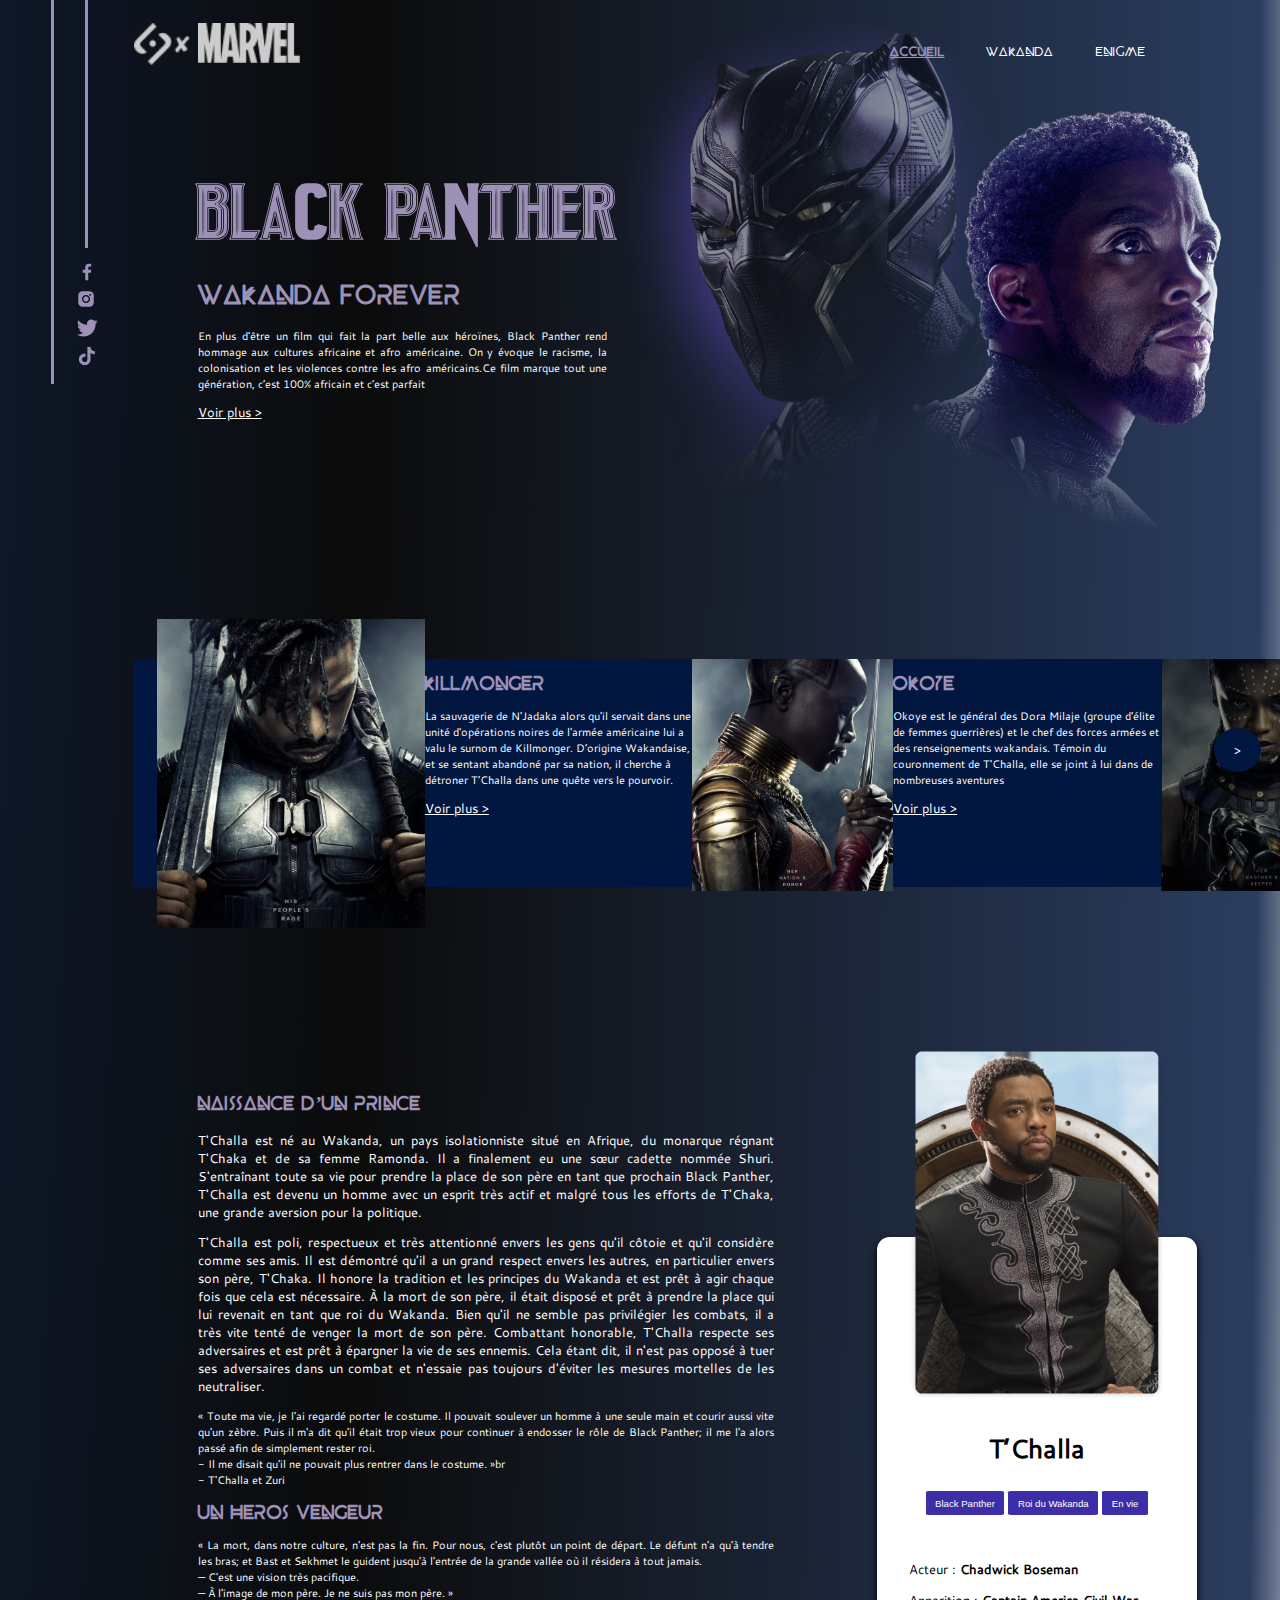
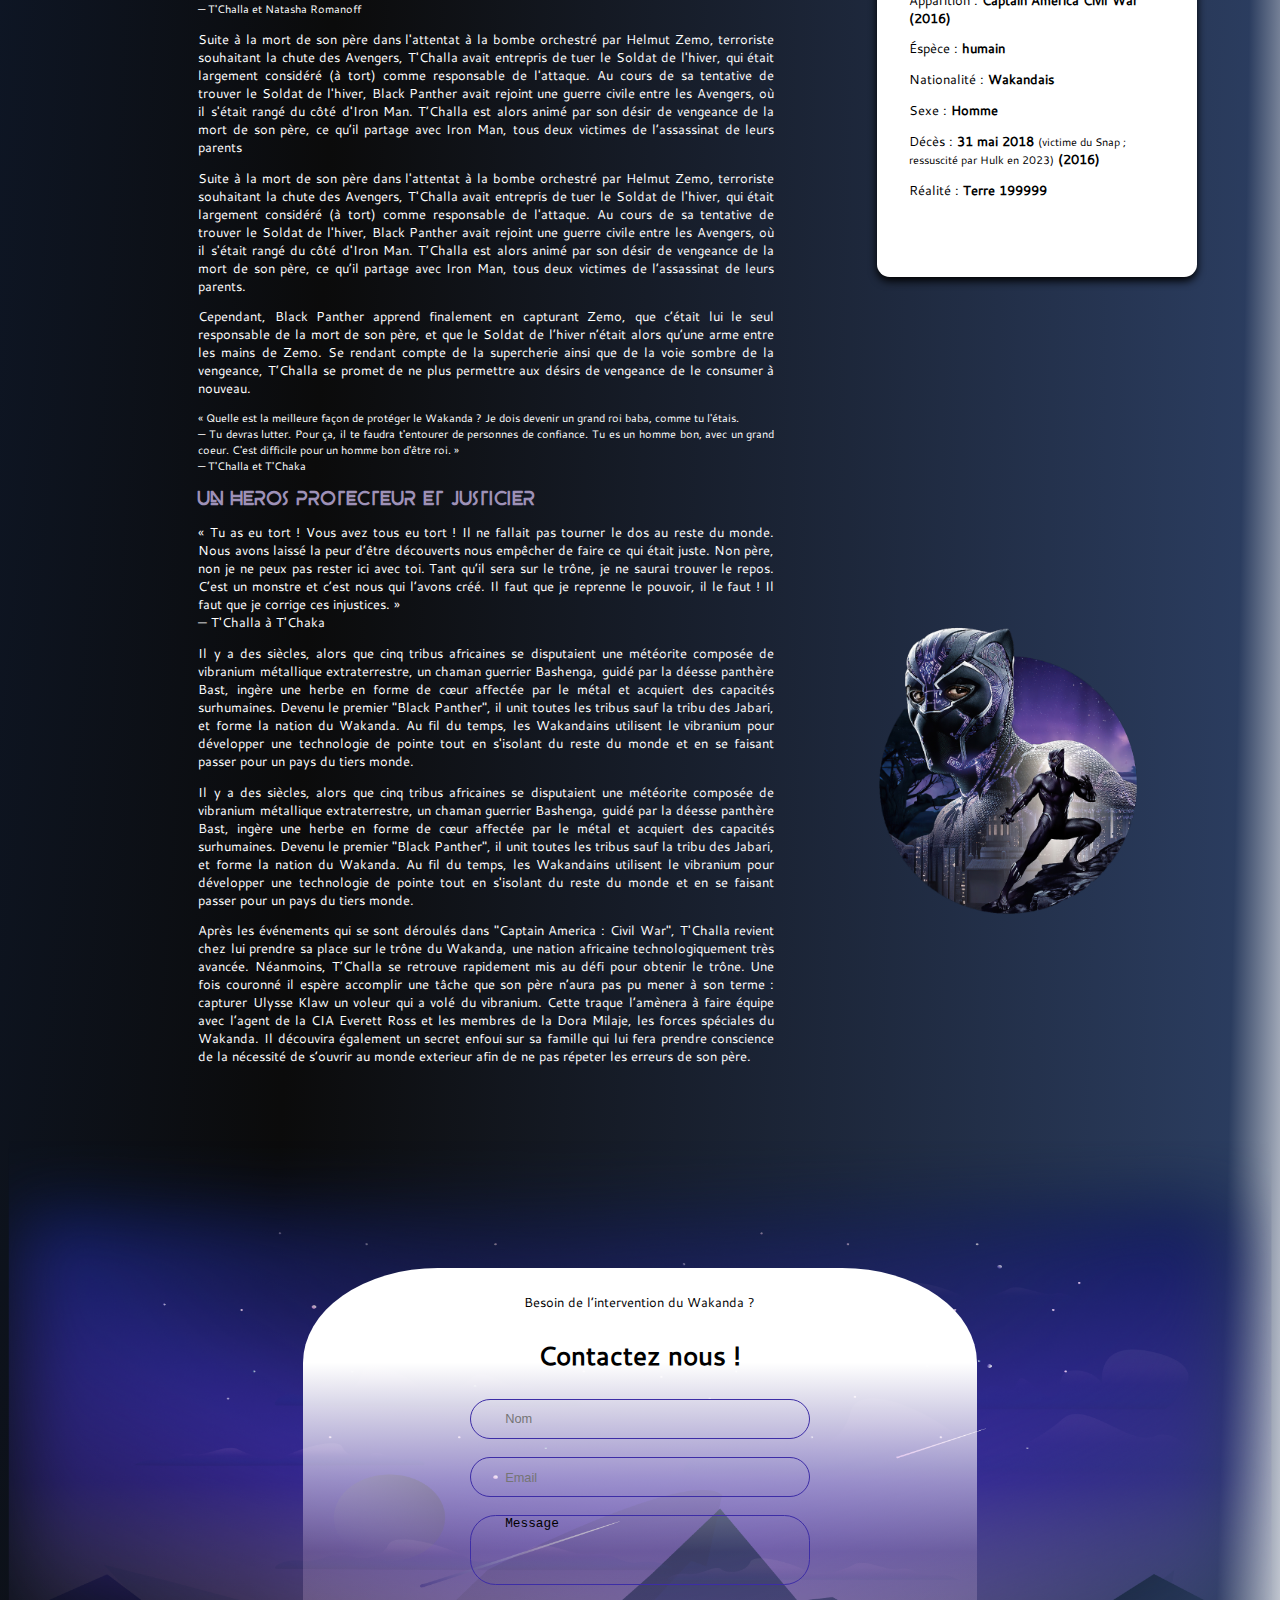
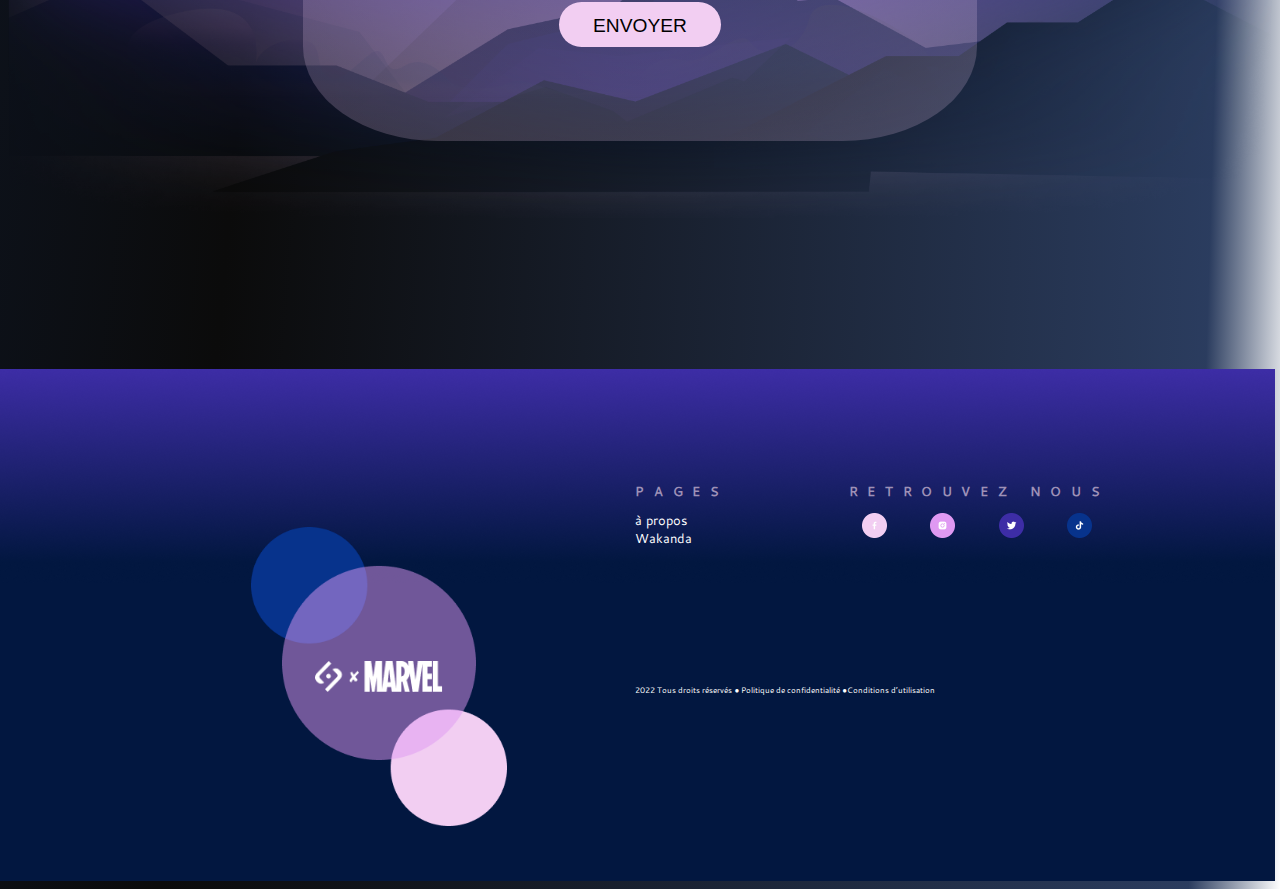
<file: Assets/index.html>
<!DOCTYPE html>
<html lang="en">
<head>
    <meta charset="UTF-8">
    <meta http-equiv="X-UA-Compatible" content="IE=edge">
    <meta name="IsaielFisther" content="width=device-width, initial-scale=1.0">
    <title>SAYNA BLACK PANTHER / ACCUEIL</title>
    <link rel="stylesheet" href="./CSS/Accueil.css">
    <link rel="stylesheet" href="./CSS/2Style.css">
</head>
<body>
    <!-- En tete de la page -->
    <header>
        <nav>
            <h1 class="logo"></h1>
            <ul class="nav">
                <li class="active">
                    <a href="#">
                    ACCUEIL
                    </a>
                </li>
                <li>
                    <a href="./Wakanda.html">
                    WAKANDA
                    </a>
                </li>
                <li>
                    <a href="./enigme.html">
                    ENIGME
                    </a>
                </li>
            </ul>
        </nav>
    </header>

    <!-- Icones des réseaux sociaux-->
    <aside id="logo-container">
        <div class="pagemenu">
        </div>
        <div class="réseaux-sociaux">
            <ul>
                <li>
                    <a href="http://www.marvel-cineverse.fr/pages/mcu/encyclopedie/personnages/black-panther.html">
                        <img src="./Illustrations et Logo/All pages/icon_facebook.png" alt="icon facebook">
                    </a>
                </li>
                <li>
                    <a href="http://www.marvel-cineverse.fr/pages/mcu/encyclopedie/personnages/black-panther.html">
                        <img src="./Illustrations et Logo/All pages/icon_instagram.png" alt="icon instagram">                
                    </a>
                </li>
                <li>
                    <a href="http://www.marvel-cineverse.fr/pages/mcu/encyclopedie/personnages/black-panther.html">
                        <img src="./Illustrations et Logo/All pages/icon_twitter.png" alt="icon twitter">
                    </a>
                </li>
                <li>
                    <a href="http://www.marvel-cineverse.fr/pages/mcu/encyclopedie/personnages/black-panther.html">
                        <img src="./Illustrations et Logo/All pages/icon_tiktok.png" alt="tik tok">
                    </a>
                </li>
            </ul>
        </div>
    </aside>
    <!--  les contenus de la page -->
    <main>
        <!-- La première section-->

        <section class="Introduction">
            <h1 id="script">BLACK PANTHER</h1>
            <h2>WAKANDA FOREVER</h2>
            <p class="texte-citation">
                En plus d'être un film qui fait la part belle aux héroïnes, Black Panther rend hommage aux cultures africaine et afro américaine. On y évoque le racisme, la colonisation et les violences contre les afro américains.Ce film marque tout une génération, c’est 100% africain et c’est parfait
            </p>
            <a href="">Voir plus ></a>
        </section>

        <!-- présentation-->

        <section class="présentation">
            <div class="colonne">
                <div class="img-1">
                    <img src="./Illustrations et Logo/Accueil/Pantherhome2.png" alt="Killmonger">
                </div>
                <div class="part-1">
                    <h2 class="titre">KILLMONGER</h2>
                    <p class="texte-citation">
                        La sauvagerie de N'Jadaka alors qu'il servait dans une unité d'opérations noires de l'armée américaine lui a valu le surnom de Killmonger. D’origine Wakandaise, et se sentant abandoné par sa nation, il cherche à détroner T’Challa dans une quête vers le pourvoir.
                    </p>
                    <a class="" href="">Voir plus ></a>
                </div>
                <div class="img-2">
                    <img src="./Illustrations et Logo/Accueil/Pantherhome3.png" alt="Dora Milaje">
                </div>
                <div class="part-2">
                    <h2 class="titre">OKOYE</h2>
                    <p class="texte-citation">
                        Okoye est le général des Dora Milaje (groupe d’élite de femmes guerrières) et le chef des forces armées et des renseignements wakandais. Témoin du couronnement de T'Challa, elle se joint à lui dans de nombreuses aventures
                    </p>
                    <a class="" href="">Voir plus ></a>
                </div>
                <div class="img-3">
                    <img src="./Illustrations et Logo/Accueil/Pantherhome4.png" alt="La soeur de T'Challa">
                    <a href="">></a>
                </div>
            </div>
        </section>

        <!-- La deuxième section de la page  -->
        <section class="section2">

            <div class="colonne">
                <!-- La partie qui parle des descriptions -->
                <div class="txt">
                    <div class="NaissancePrince">
                        <h2 class="titre">Naissance d’un prince</h2>
                        <div class="txt1">
                            <p class="texte">
                                T'Challa est né au Wakanda, un pays isolationniste situé en Afrique, du monarque régnant T'Chaka et de sa femme Ramonda. Il a finalement eu une sœur cadette nommée Shuri. S'entraînant toute sa vie pour prendre la place de son père en tant que prochain Black Panther, T'Challa est devenu un homme avec un esprit très actif et malgré tous les efforts de T'Chaka, une grande aversion pour la politique.
                            </p>
                        </div>
                        <div class="txt2">
                            <p class="texte">
                                T'Challa est poli, respectueux et très attentionné envers les gens qu'il côtoie et qu'il considère comme ses amis. Il est démontré qu'il a un grand respect envers les autres, en particulier envers son père, T'Chaka. Il honore la tradition et les principes du Wakanda et est prêt à agir chaque fois que cela est nécessaire. À la mort de son père, il était disposé et prêt à prendre la place qui lui revenait en tant que roi du Wakanda. Bien qu'il ne semble pas privilégier les combats, il a très vite tenté de venger la mort de son père. Combattant honorable, T'Challa respecte ses adversaires et est prêt à épargner la vie de ses ennemis. Cela étant dit, il n'est pas opposé à tuer ses adversaires dans un combat et n'essaie pas toujours d'éviter les mesures mortelles de les neutraliser.
                            </p>
                        </div>
                        <div class="txt3">
                            <p class="texte-citation">
                                « Toute ma vie, je l'ai regardé porter le costume. Il pouvait soulever un homme à une seule main et courir aussi vite qu'un zèbre. Puis il m'a dit qu'il était trop vieux pour continuer à endosser le rôle de Black Panther; il me l'a alors passé afin de simplement rester roi. <br>
                                - Il me disait qu'il ne pouvait plus rentrer dans le costume. »br<br>
                                - T'Challa et Zuri
                            </p>
                        </div>
                    </div>
                    <div class="Héro-vengeur">
                        <h2 class="titre">un heros vengeur</h2>
                        <div class="partie1">
                            <p class="texte-citation">
                                « La mort, dans notre culture, n'est pas la fin. Pour nous, c'est plutôt un point de départ. Le défunt n'a qu'à tendre les bras; et Bast et Sekhmet le guident jusqu'à l'entrée de la grande vallée où il résidera à tout jamais. <br>
                                — C'est une vision très pacifique.<br>
                                — À l'image de mon père. Je ne suis pas mon père. » <br>
                                — T'Challa et Natasha Romanoff
                            </p>
                        </div>
                        <div class="partie2">
                            <p class="texte">
                                Suite à la mort de son père dans l'attentat à la bombe orchestré par Helmut Zemo, terroriste souhaitant la chute des Avengers, T'Challa avait entrepris de tuer le Soldat de l'hiver, qui était largement considéré (à tort) comme responsable de l'attaque. Au cours de sa tentative de trouver le Soldat de l'hiver, Black Panther avait rejoint une guerre civile entre les Avengers, où il s'était rangé du côté d'Iron Man. T’Challa est alors animé par son désir de vengeance de la mort de son père, ce qu’il partage avec Iron Man, tous deux victimes de l’assassinat de leurs parents
                            </p>
                        </div>
                        <div class="partie3">
                            <p class="texte">
                                Suite à la mort de son père dans l'attentat à la bombe orchestré par Helmut Zemo, terroriste souhaitant la chute des Avengers, T'Challa avait entrepris de tuer le Soldat de l'hiver, qui était largement considéré (à tort) comme responsable de l'attaque. Au cours de sa tentative de trouver le Soldat de l'hiver, Black Panther avait rejoint une guerre civile entre les Avengers, où il s'était rangé du côté d'Iron Man. T’Challa est alors animé par son désir de vengeance de la mort de son père, ce qu’il partage avec Iron Man, tous deux victimes de l’assassinat de leurs parents.
                            </p>
                        </div>
                        <div class="partie4">
                            <p class="texte">
                                Cependant, Black Panther apprend finalement en capturant Zemo, que c’était lui le seul responsable de la mort de son père, et que le Soldat de l’hiver n’était alors qu’une arme entre les mains de Zemo. Se rendant compte de la supercherie ainsi que de la voie sombre de la vengeance, T’Challa se promet de ne plus permettre aux désirs de vengeance de le consumer à nouveau.
                            </p>
                        </div>
                        <div class="partie5">
                            <p class="texte-citation">
                                « Quelle est la meilleure façon de protéger le Wakanda ? Je dois devenir un grand roi baba, comme tu l'étais. <br>
                                — Tu devras lutter. Pour ça, il te faudra t'entourer de personnes de confiance. Tu es un homme bon, avec un grand coeur. C'est difficile pour un homme bon d'être roi. » <br>
                                — T'Challa et T'Chaka
                            </p>
                        </div>
                    </div>
                    <div class="Héro-protecteur">
                        <h2 class="titre">un heros PROTECTEUR ET JUSTICIER</h2>
                        <div class="P1">
                            <p class="text-citation">
                                « Tu as eu tort ! Vous avez tous eu tort ! Il ne fallait pas tourner le dos au reste du monde. Nous avons laissé la peur d’être découverts nous empêcher de faire ce qui était juste. Non père, non je ne peux pas rester ici avec toi. Tant qu’il sera sur le trône, je ne saurai trouver le repos. C’est un monstre et c’est nous qui l’avons créé. Il faut que je reprenne le pouvoir, il le faut ! Il faut que je corrige ces injustices. » <br>
                                — T'Challa à T'Chaka
                            </p>
                        </div>
                        <div class="P2">
                            <p class="texte">
                                Il y a des siècles, alors que cinq tribus africaines se disputaient une météorite composée de vibranium métallique extraterrestre, un chaman guerrier Bashenga, guidé par la déesse panthère Bast, ingère une herbe en forme de cœur affectée par le métal et acquiert des capacités surhumaines. Devenu le premier "Black Panther", il unit toutes les tribus sauf la tribu des Jabari, et forme la nation du Wakanda. Au fil du temps, les Wakandains utilisent le vibranium pour développer une technologie de pointe tout en s'isolant du reste du monde et en se faisant passer pour un pays du tiers monde.
                            </p>
                        </div>
                        <div class="P3">
                            <p class="texte">
                                Il y a des siècles, alors que cinq tribus africaines se disputaient une météorite composée de vibranium métallique extraterrestre, un chaman guerrier Bashenga, guidé par la déesse panthère Bast, ingère une herbe en forme de cœur affectée par le métal et acquiert des capacités surhumaines. Devenu le premier "Black Panther", il unit toutes les tribus sauf la tribu des Jabari, et forme la nation du Wakanda. Au fil du temps, les Wakandains utilisent le vibranium pour développer une technologie de pointe tout en s'isolant du reste du monde et en se faisant passer pour un pays du tiers monde.
                            </p>
                        </div>
                        <div class="P4">
                            <p class="text">
                                Après les événements qui se sont déroulés dans "Captain America : Civil War", T'Challa revient chez lui prendre sa place sur le trône du Wakanda, une nation africaine technologiquement très avancée. Néanmoins, T’Challa se retrouve rapidement mis au défi pour obtenir le trône. Une fois couronné il espère accomplir une tâche que son père n’aura pas pu mener à son terme : capturer Ulysse Klaw un voleur qui a volé du vibranium. Cette traque l’amènera à faire équipe avec l’agent de la CIA Everett Ross et les membres de la Dora Milaje, les forces spéciales du Wakanda. Il découvira également un secret enfoui sur sa famille qui lui fera prendre conscience de la nécessité de s’ouvrir au monde exterieur afin de ne pas répeter les erreurs de son père.
                            </p>
                        </div>
                    </div>
                </div>
                
                <!-- Profile et description du Roi-->
                <div class="profile">
                    <div class="card">
                        <img src="./Illustrations et Logo/Accueil/Pantherhome5.png" alt="Le Roi">
                        <h3>T’Challa</h3>
                        <div class="btn">
                            <button>
                                Black Panther
                            </button>
                            <button>
                                Roi du Wakanda
                            </button>
                            <button>
                                En vie
                            </button>
                        </div>
                        <div class="content">
                            <p>Acteur : <b>Chadwick Boseman</b></p> 
                            <p>Apparition : <b>Captain America Civil War (2016)</b></p>
                            <p>Éspèce : <b>humain</b></p>
                            <p>Nationalité : <b>Wakandais</b></p>
                            <p>Sexe : <b>Homme</b></p>
                            <p>Décès : <b>31 mai 2018 </b> <span class="texte-citation">(victime du Snap ; ressuscité par Hulk en 2023)</span> <b>(2016)</b></p>
                            <p>Réalité : <b>Terre 199999</b></p>
                        </div>
                    </div>
                    <div class="déguisement-img">
                        <img src="./Illustrations et Logo/Accueil/Pantherhome6.png" alt="BP avec Déguisement">
            
                    </div>
                </div>
            </div>
        </section>

        <!-- La 3ème section : contact -->
        <section class="contact">
            <form class="content">
                <p>Besoin de l’intervention du Wakanda ?</p>
                <p class="title">Contactez nous ! </p>
                <!-- Formulaire  -->
                <input required type="text" name="nom" placeholder="Nom"><br><br>
                <input required type="email" name="email" placeholder="Email"> <br><br>
                <textarea required placeholder="Message">Message</textarea>
                <br>
                <!-- Le bouton qui envoye le formulaire -->
                <button type="submit">ENVOYER</button>
            </form>
        </section>
    </main>
    
    <!-- Le dernier section qui inclue le pied de la page -->
    <footer>
        <!--  LOGO SAYNA X MARVEL -->
        <div class="Gauche">
            <img class="img-1" src="./Illustrations et Logo/All pages/footer1.png" alt="">
            <img class="img-2" src="./Illustrations et Logo/All pages/footer2.png" alt="Icon SAYNA X Icon MARVEL">
        </div>
        <!-- LOGO DES RESEAUX SOCIAUX -->
        <div class="Droite">
            <div class="Droite-2-1">
                <h2>PAGES</h2>
                <a href="./wakanda.html">
                    à propos <br> Wakanda
                </a>
            </div>
        
            <div class="Droite-2-2">
                <h2>RETROUVEZ NOUS</h2>
                <ul>
                    <li>
                        <a href="http://www.marvel-cineverse.fr/pages/mcu/encyclopedie/personnages/black-panther.html">
                            <img src="./Illustrations et Logo/All pages/footer3.png" alt="Icon facebook">
                        </a>
                    </li>
                    <li>
                        <a href="http://www.marvel-cineverse.fr/pages/mcu/encyclopedie/personnages/black-panther.html">
                            <img src="./Illustrations et Logo/All pages/footer4.png" alt="Icon instagram">
                        </a>
                    </li>
                    <li>
                        <a href="http://www.marvel-cineverse.fr/pages/mcu/encyclopedie/personnages/black-panther.html">
                            <img src="./Illustrations et Logo/All pages/footer5.png" alt="Icon twitter">
                        </a>
                    </li>
                    <li>
                        <a href="http://www.marvel-cineverse.fr/pages/mcu/encyclopedie/personnages/black-panther.html">
                            <img src="./Illustrations et Logo/All pages/footer6.png" alt="Icon tiktok">
                        </a>
                    </li>
                </ul>
            </div>
            <!-- PARTIE COPYRIGHT -->
            <div class="Droite-2-3">
                <p class="text-footer">2022 Tous droits réservés ● Politique de confidentialité ●Conditions d’utilisation</p>
            </div>
        </div>
    </footer>

    <!-- POPUP MESSAGE -->
    <div class="popup-message">
        <div class="popup-content">
            <span class="message">OPERATION REUSSI !</span>
        </div>
    </div>
</body>
</html>
</file>
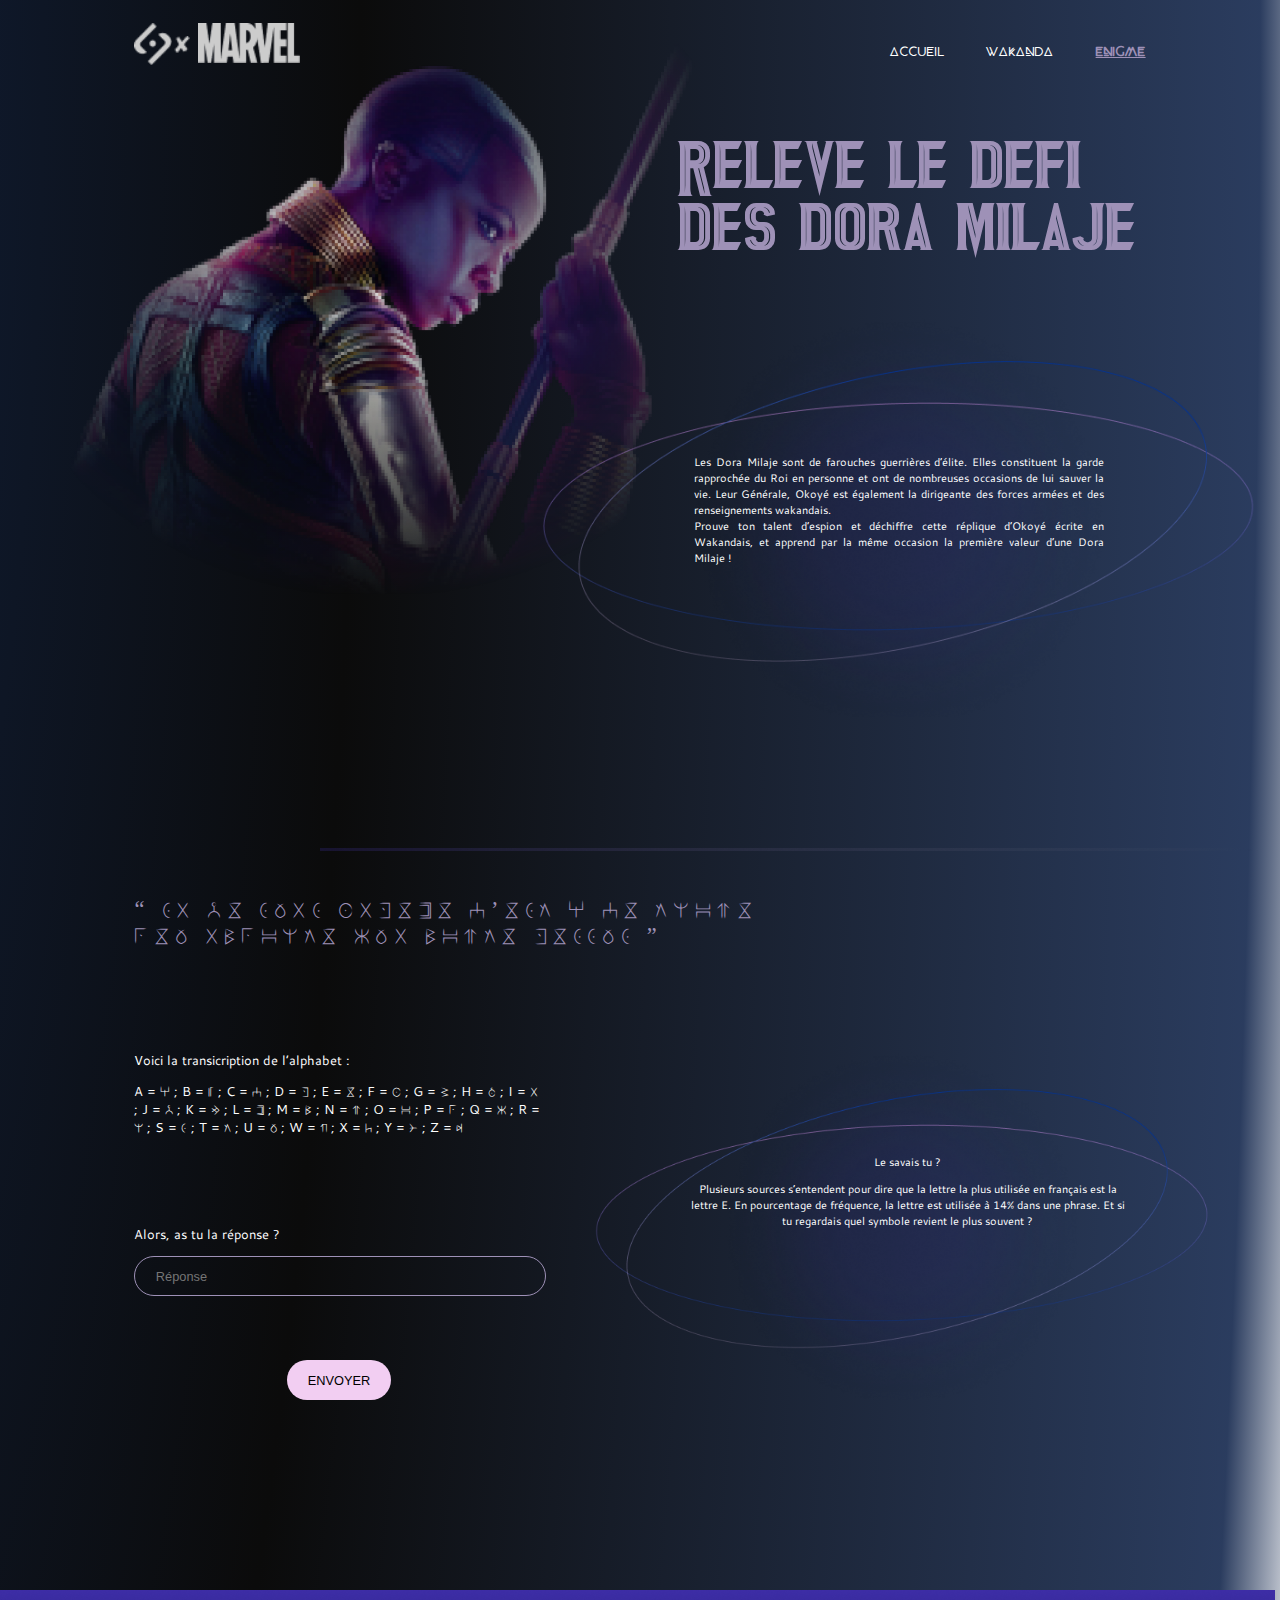
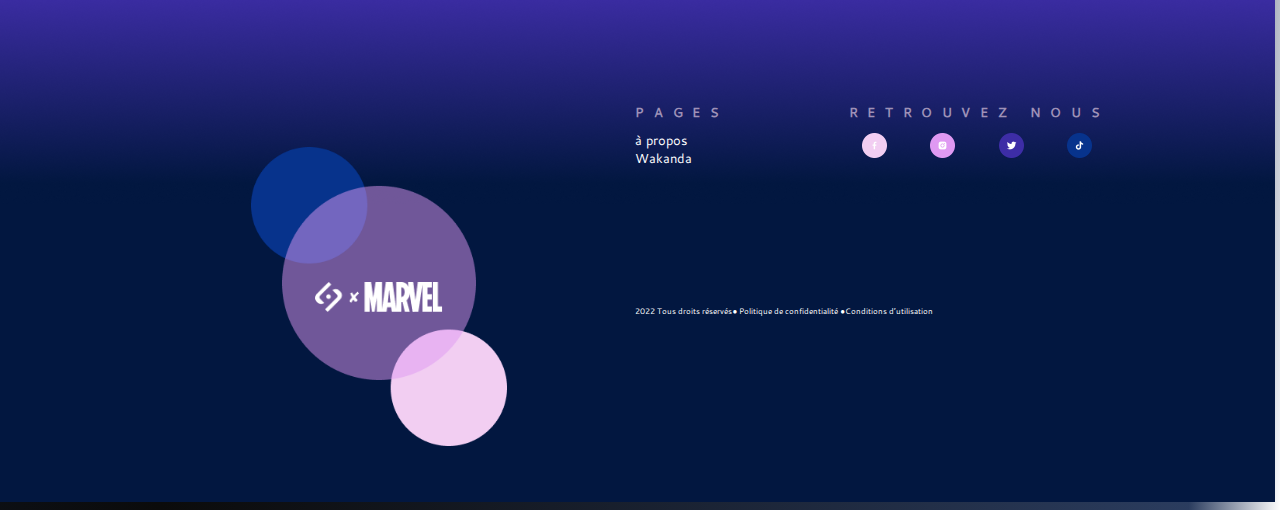
<file: Assets/enigme.html>
<!DOCTYPE html>
<html lang="fr">
<head>
    <meta charset="UTF-8">
    <meta http-equiv="X-UA-Compatible" content="IE=edge">
    <meta name="IsaielFisther" content="width=device-width, initial-scale=1.0">
    <title>SAYNA BLACK PANTHER / ENIGME</title>
    <link rel="stylesheet" href="./CSS/enigme.css">
    <link rel="stylesheet" href="./CSS/2Style.css">
</head>
<body>
<!-- En tete de la page -->
    <header>
        <nav>
            <h1 class="logo"></h1>
            <ul class="nav">
                <li>
                    <a href="./index.html">
                    ACCUEIL
                    </a>
                </li>
                <li>
                    <a href="./wakanda.html">
                    WAKANDA
                    </a>
                </li>
                <li class="active">
                    <a href="#">
                    ENIGME
                    </a>
                </li>
            </ul>
        </nav>
    </header>

    <!-- Début du coprs de la page -->
    <!-- Premier section de la page -->
    <main>
        <section class="accueil">
            <div class="content">
                <h1>Releve le defi <br> des dora milaje</h1>
                <p class="texte-citation">
                    Les Dora Milaje sont de farouches guerrières d’élite. Elles constituent la garde rapprochée du Roi en personne et ont de nombreuses occasions de lui sauver la vie. Leur Générale, Okoyé est également la dirigeante des forces armées et des renseignements wakandais. <br>
                    Prouve ton talent d’espion et déchiffre cette réplique d’Okoyé écrite en Wakandais, et apprend par la même occasion la première valeur d’une Dora Milaje !
                </p>
            </div> 
        </section>
        <section class="ligne">
            <img src="./Illustrations et Logo/Enigme/Pantherenigme3.png">
        </section>
        <!-- Deuxième section de la page-->
        <section class="enigme">
            <p class="wakanda-forever">
                 “ SI JE SUIS FIDELE C’EST A CE TRONE <br> PEU IMPORTE QUI MONTE DESSUS ”
            </p>
            <div class="reponse">
                <div class="transcription">
                    <p class="text">Voici la transicription de l’alphabet :</p>
                    <p class="trans">
                        A = <span class="wf">A</span> ; B = <span class="wf">B</span> ; C = <span class="wf">C</span> ; D = <span class="wf">D</span> ; E = <span class="wf">E</span> ; F = <span class="wf">F</span> ; G = <span class="wf">G</span> ; H = <span class="wf">H</span> ; I = <span class="wf">I</span> ; J = <span class="wf">J</span> ; K = <span class="wf">K</span> ; L = <span class="wf">L</span> ; M = <span class="wf">M</span> ; N = <span class="wf">N</span> ; O = <span class="wf">O</span> ; P = <span class="wf">P</span> ; Q = <span class="wf">Q</span> ; R = <span class="wf">R</span> ; S = <span class="wf">S</span> ; T = <span class="wf">T</span> ; U = <span class="wf">U</span> ; W = <span class="wf">W</span> ; X = <span class="wf">X</span> ; Y = <span class="wf">Y</span> ; Z = <span class="wf">Z</span>
                    </p>
                    <form class="recueil">
                        <p>Alors, as tu la réponse ?</p>
                        <input required type="text" name="res" placeholder="Réponse">
                        <div class="center">
                            <button type="submit">ENVOYER</button>
                        </div>
                    </form>
                </div>
                <div class="Question texte-citation">
                    <p>Le savais tu ? </p>
                    <div class="content">
                        Plusieurs sources s’entendent pour dire que la lettre la plus utilisée en français est la lettre E. En pourcentage de fréquence, la lettre est utilisée à 14% dans une phrase. Et si tu regardais quel symbole revient le plus souvent ? 
                    </div>
                </div>
            </div>
        </section>
    </main>
     <!--Troisème section -->
    <footer>
        <div class="Gauche">
            <img class="img-1" src="./Illustrations et Logo/All pages/footer1.png" alt="">
            <img class="img-2" src="./Illustrations et Logo/All pages/footer2.png" alt="Icon SAYNA X Icon MARVEL">
        </div>
        <div class="Droite">
            <div class="Droite-2-1">
                <h2>PAGES</h2>
                <a href="./wakanda.html">
                    à propos <br> Wakanda
                </a>
            </div>
            <div class="Droite-2-2">
                <h2>RETROUVEZ NOUS</h2>
                <ul>
                    <li>
                        <a href="http://www.marvel-cineverse.fr/pages/mcu/encyclopedie/personnages/black-panther.html">
                            <img src="./Illustrations et Logo/All pages/footer3.png" alt="Icon facebook">
                        </a>
                    </li>
                    <li>
                        <a href="http://www.marvel-cineverse.fr/pages/mcu/encyclopedie/personnages/black-panther.html">
                            <img src="./Illustrations et Logo/All pages/footer4.png" alt="Icon instagram">
                        </a>
                    </li>
                    <li>
                        <a href="http://www.marvel-cineverse.fr/pages/mcu/encyclopedie/personnages/black-panther.html">
                            <img src="./Illustrations et Logo/All pages/footer5.png" alt="Icon twitter">
                        </a>
                    </li>
                    <li>
                        <a href="http://www.marvel-cineverse.fr/pages/mcu/encyclopedie/personnages/black-panther.html">
                            <img src="./Illustrations et Logo/All pages/footer6.png" alt="Icon tiktok">
                        </a>
                    </li>
                </ul>
            </div>
            <div class="Droite-2-3">
                <p class="text-footer">2022 Tous droits réservés● Politique de confidentialité ●Conditions d’utilisation</p>
            </div>
        </div>
    </footer>
    <div class="popup-message">
        <div class="popup-content">
            <span class="message">OPERATION REUSSI !</span>
        </div>
    </div>
</body>
</html>
</file>
<file: Assets/CSS/Accueil.css>
/* styles pour la page d'accueil */
aside {
    height: 30vw;
    display: grid;
    width: 1vw;
    border-left: 3px solid #9E91B7;
    float: left;
    position: absolute;
    top:  0;
    left: 4vw;
    display: grid;
    grid-template-rows: 2fr 1fr;
    position: fixed;
    transition: transform 0.3s ease-in-out;
}

aside .pagemenu {
    grid-row: 1;
    border-right: 3px solid #9E91B7;
    width: 50%;
}

aside ul li {
    margin-top: 5%;
}

aside .réseaux-sociaux {
    grid-row: 2;
    margin-left: -30%;
}
/* styles pour les sections */

section[class="Introduction"] p {
    width: 32vw;
    text-align: justify;
}

section a {
    color: #fff;
    text-decoration: underline;
}
section[class="Introduction"] {
    padding: 10% 15%;
    background-image: url("../Illustrations et Logo/Accueil/Pantherhome1..png");
    height: 30vW;
    width: 100%;
    background-size: 50%;
    background-repeat: no-repeat;
    background-position: 70% top;
    margin-top: -10%;
}

/*styles des descriptions de la section*/
section[class="présentation"] {
    width: 100%;
    display: grid;
    grid-template-columns: 1fr 9fr;
}

section[class="présentation"] > div[class='colonne'] {
    grid-column: 1/2;
}

section[class="présentation"] > div[class='colonne'] {
    grid-column: 2/3;
    padding-left: 10%;
    height: 17.8vw;
    width: 100%;
    background-color: #021740;
    padding-left: 2%;
    
}

section[class="présentation"] > div[class='colonne'] > div[class='img-1'] > div[class='img-2'] > div[class='img-3'] {
    transition: transform 0.3s ease-in-out;
    transition: transform 0.3s ease-in-out;
}


section[class="présentation"] .colonne {
    display: grid;
    grid-template-columns: 4fr 4fr 3fr 4fr 2fr;
}

section[class="présentation"] .colonne .img-1 {
    grid-column: 1/2;
}

section[class="présentation"] .colonne .img-1 img {
    width: 100%;
    margin-top: -15%;
}

section[class="présentation"] .colonne .txt1 {
    grid-column: 2/3;
    padding: 3%;
    position: relative;
}

section[class="présentation"] .colonne .img-2 {
    grid-column: 3/4;
}

section[class="présentation"] .colonne .img-2 img {
    width: 100%;
}

section[class="présentation"] .colonne .txt2 {
    grid-column: 4/5;
    padding: 3%;
    position: relative;
}

section[class="présentation"] .colonne .img-3 {
    grid-column: 5/6;
    position: relative;
}


section[class="présentation"] .colonne .img-3 a {
    position: absolute;
    right: 25%;
    top: 25%;
    padding: 10% 15%;
    background-color: #021740;
    border-radius: 50%;
    text-decoration: none;
}

section[class="présentation"] .colonne .img-3 img {
    width: 110%;
}

section[class="présentation"] .colonne>div>a[class='plus'] {
    position: absolute;
    bottom: 20%;
    left: 5%;
}


/*style de la section 2 de la page*/
section[class='section2'] {
     padding: 15% 10% 5% 10%;
}

section[class='section2'] .colonne {
    display: grid;
    grid-template-columns: 50vw 8vw 25vw 3vw;
}

section[class='section2'] .colonne .txt {
    grid-column: 1/2;
    padding-left: 10%;
    text-align: justify;
}

section[class='section2'] .colonne .profile {
    grid-column:  3/4;
    display: grid;
    grid-template-rows: 1fr 4fr 1fr 4fr;
}




/*style au niveau du profil */
section[class='section2'] .colonne .profile .card{
    background-color: #FFF;
    border-radius: 1em;
    grid-row: 2;
    width: 25vw;
    text-align: center;
    color: #000;
    box-shadow: 0px 4px 8px 0px #000;
}

section[class='section2'] .colonne .profile .card img {
    margin-top: -60%;
    width: 80%;
}

section[class='section2'] .colonne .profile .card .btn button{
    padding: 2% 3%;
    background-color: #3D2DA6;
    border-radius: 5%;
    color: #fff;
    border: none;
    font-size: 0.75em;
}

section[class='section2'] .colonne .profile .card .content{
    padding: 10%;
    text-align: left;
}

section[class='section2'] .colonne .profile .déguisement-img {
    grid-row: 4;
    display: flex;
    align-items: center;
}

section[class='section2'] .colonne .profile .déguisement-img img {
    margin-left: -15%;
    width: 30vw;
}

/*Style du section contact*/
section[class='contact'] {
    background-image: url('../Illustrations et Logo/Accueil/Pantherhome7.png');
    background-repeat: no-repeat;
    background-size: contain;
    height: 40vw;
    display: grid;
    grid-template-columns: 1fr 4fr 1fr;
    padding: 10%;
    color: black;
}

section[class='contact'] .title {
    font-size: 2em;
    font-weight: bolder;
}

section[class='contact'] .content {
    background-image: linear-gradient(to bottom, rgba(255, 255, 255, 1.0) 20%, rgba(242, 206, 242, .2) 60%);
    border-radius: 20%;
    text-align: center;
    grid-column: 2/3;
    height: 35vw;
    padding: 1em 0;
}

section[class='contact'] .content input {
    width: 40%;
    height: 3vw;
    border-radius: 3em;
    border: 1px solid #3D2DA6;
    padding: 0 5%;
    background-color: transparent;
    font-size: 1em;
}

section[class='contact'] .content textarea {
    width: 40%;
    height: 15%;
    resize: none;
    border: 1px solid #3D2DA6;
    padding: 0 5%;
    border-radius: 2em;
    background-color: transparent;
    font-size: 1em;
}

section[class='contact'] .content button {
    height: 10%;
    border-radius: 3em;
    font-size: 1.5em;
    margin-top: 2%;
    border: none;
    padding: 2% 5% 4% 5%;
    background-color: #F2CEF2;
}
</file>
<file: Assets/CSS/2Style.css>
/*Ensemble des styles pour toutes les pages */
/*Styles des polices */

/*BEYNO */
@font-face {
    src: url(../Fonts/Police/FontsFree-Net-BEYNO.ttf);
    font-family: 'BEYNO';
}

/* Cantarell */
@font-face {
    src: url(../Fonts/Police/Cantarell-Regular.ttf);
    font-family: 'Cantarell';
}

/* Panthera */
@font-face {
    src: url(../Fonts/Police/PantheraRegular-MVZ9J.ttf);
    font-family: 'Panthera';
}

/* wakanda forever */
@font-face {
    src: url(../Fonts/Police/WakandaForever-Regular.ttf);
    font-family: 'Wakanda forever';
}


html {
    font-size: 1vw;
}

body {

    background: radial-gradient(126.67% 350.28% at -21.35% 0%, #11213F 0%, #0B0B0B 39.1%, rgba(2, 23, 64, 0.837641) 94.57%, rgba(2, 23, 64, 0) 100%);
    overflow-x: hidden;
    font-family: 'Cantarell';
    background-repeat: no-repeat;
    background-size: cover;
    color: #fff;
}


input[type="text"] {
    color: #fff;
}

/* Titre */
h1 {
    font-family: 'Panthera';
    font-size: 4.25em; 
    color: #9E91B7;
}

h2 {
    font-family: 'BEYNO';
    font-size: 2em; 
    color: #9E91B7;
}

h2[class='wakanda-forever'] {
    font-family: 'Wakanda forever';
    font-size: 2.68em;
    letter-spacing: 0.15em; 
}

h3 {
    font-family: 'Cantarell';
    font-size: 2em;
}

.titre {
    font-size: 1.5em;
}

.text {
    font-family: 'Cantarell';
    font-size: 1em;
}

/* citation texte */
.texte-citation {
    font-family: 'Cantarell';
    font-size: 0.87em;
}

.text-footer {
    font-family: 'Cantarell';
    font-size: 0.62em;
}

.center {
    text-align: center;
}


header {
    padding: 2% 10%;
}

header nav {
    display: flex;
    justify-content: space-between; 
}

header nav ul {
    display: flex;
    justify-content: space-between; 
    width: 20vw; 
}

/* Style des logos */
h1[class='logo'] {
    background-image: url('../Illustrations et Logo/All pages/icon_SAYNA.png'), 
                      url("../Illustrations et Logo/All pages/icon_x.png"),
                      url('../Illustrations et Logo/All pages/icon_MARVEL.png');
    width: 20vw; 
    height: 5vw;
    background-repeat: no-repeat;
    padding: 0;
    margin-top:  -1%;
    background-size: 15%, 7%, 40%; 
    background-position: 0 0, 3vw 1vw, 5vw 0; 
    filter: invert(20%);
    cursor: pointer;
}

h1[class='logo']:hover {
    filter: invert(0%); 
}

a {
    text-decoration: none; 
}

ul li {
    list-style-type: none; 
}

ul[class='nav'] li {
    display: inline-flex;
}

ul li a {
    list-style-type: none;
    font-family: 'BEYNO';
    color: #fff;
}

ul li[class='active'] a  {
    font-weight: bolder;
    text-decoration: underline;
    color: #9E91B7;
}

ul li a:hover {
    text-decoration: underline;
}

main {
    padding-bottom:5%;
}


/*style de la section footer*/
footer h2 {
    font-family: 'Cantarell';
    letter-spacing: 0.75em;
    font-size: 1em;
}

footer ul {
    display: flex;
    justify-content: space-between;
    padding-inline-start: 3%;
    width: 20vw;
}

footer {
    background-image: url('../Illustrations et Logo/All pages/back_footer.png');
    background-repeat: no-repeat;
    margin-left: -1%;
    height: 40vw;
    width: 100vw;
    display: grid; 
    grid-template-columns: 1fr 1fr; 
    grid-template-rows: 1fr 4fr; 
}

footer .Gauche {
    grid-column: 1; 
    grid-row: 2/5;
    display: flex;
    align-items: center;
    justify-content: end;
    padding: 20%;
    position: relative;
}

footer .Gauche .img-1 {
    position: absolute;
    z-index: 1;
    width: 20vw;
    transition: transform 0.3s ease-in-out;
}

footer .Gauche .img-2 {
    position: absolute;
    z-index: 2;
    width: 10vw;
    right: 30%;
    transition: transform 0.3s ease-in-out;
}

footer .Droite {
    grid-column: 2 / 3;
    grid-row: 2/5;
    display: grid;
    grid-template-columns: 1fr 2fr;
    grid-template-rows: 1fr 1fr;
}

footer .Droite-2-1 {
    grid-column: 1/2;
    grid-row: 1;
}

footer .Droite-2-1 a {
    color: #FFFFFF;
}

footer .Droite-2-2 {
    grid-column: 2/3;
    grid-row: 1;
}

footer .Droite-2-2 img {
    width: 50%;
}

footer .Droite-2-3 {
    grid-column: 1 / 3;
    grid-row: 2;

}

footer .Droite-2-1 p {
    text-transform: capitalize;
}

/*Animation de la page*/
/* Effet de surbrillance */
button[type='submit']:hover {
    box-shadow: 0px 4px 8px 0px #F2CEF2;
    cursor: pointer;
}

/* Effet de zoom */
footer .Gauche:hover .img-1, footer .part-1:hover .img-2 {
    transform: scale(1.1);
}

footer .Droite-2-2 img {
    transition: transform 0.3s ease-in-out;
}

footer .Droite-2-2 img:hover {
    transform: scale(1.3);
}

/* Fade in */
section * {
    animation-name: fade-in;
    animation-duration: 5s;
}

/*  fade-in animation  */
@keyframes fade-in {
    from {
        opacity: 0; 
        transform: translateX(-50px); 
    }
    to {
        opacity: 1; 
        transform: translateX(0);
    }
}

/*POPUP BOX*/
.popup-message {
    display: none; 
    position: fixed;
    top: 0;
    left: 0;
    width: 100%; 
    height: 100%; 
    background: radial-gradient(126.67% 350.28% at -21.35% 0%, #11213F 0%, #0B0B0B 39.1%, rgba(2, 23, 64, 0.837641) 94.57%, rgba(2, 23, 64, 0) 100%);
    opacity: 0.99; 
    z-index: 9999;
}

.popup-content {
    position: absolute;
    width: 40%;
    height: 30%;
    top: 50%;
    left: 50%;
    transform: translate(-50%, -50%);
    background: radial-gradient(126.67% 350.28% at -21.35% 0%, #11213F 0%, #0B0B0B 39.1%, rgba(2, 23, 64, 0.837641) 94.57%, rgba(2, 23, 64, 0) 100%);    padding: 20px;
    border-radius: 5px;
    box-shadow: 0 0 10px rgba(0, 0, 0, 0.5);
    text-align: center;
    display: flex;
    justify-content: center;
    align-items: center;
    font-size: 2em;
}
</file>
<file: Assets/CSS/enigme.css>
h1 {
    font-family: 'BEYNO';
    text-align: justify;
    font-weight: normal;
    font-size: 3em;
    padding-left: 20%;
}

/* style du premier page */
section[class="accueil"] .content {
    grid-column: 2/3;
    margin-top: -10%;
}

section[class="accueil"] {
    padding: 15% 15%;
    background-image: url('../Illustrations et Logo/Enigme/Pantherenigme1.png');
    height: 30vw;
    width: 100%;
    background-size: 55%;
    background-repeat: no-repeat;
    background-position: left -8vw;
    margin-top: -13%;
    display: grid;
    grid-template-columns: 3fr 6fr 2fr;
}


section[class="accueil"] p {
    width: 32vw;
    text-align: justify;
    background-image: url('../Illustrations et Logo/Enigme/Pantherenigme2.png');
    background-repeat: no-repeat;
    background-size: cover;
    padding: 22%;
}

section[class="ligne"] {
    position: absolute;
    right: 0;
    bottom: 5%;
}
/*style des section 2*/
p[class='wakanda-forever'] {
    font-family: 'Wakanda Forever';
    font-size: 1.75em;
    letter-spacing: 0.25em;
    color: #9E91B7;
}

section[class="enigme"] {
    padding: 10% 5% 10% 10%;
}

section[class='enigme'] .reponse {
    margin-top: 7em;
    display: grid;
    grid-template-columns: 4fr 0.5fr 6fr;
}

section[class='enigme'] .reponse .transcription {
    grid-column: 1/2;
}

section[class='enigme'] .reponse .Question {
    grid-column: 3/4;
    background-image: url('../Illustrations et Logo/Enigme/Pantherenigme2.png');
    padding: 5%;
    text-align: center;
    background-repeat: no-repeat;
    background-size: 100%;
    padding: 17% 13% 15% 15%;
}

section[class='enigme'] .transcription .wf {
    font-family: 'Wakanda Forever';
}

section[class='enigme'] .transcription input {
    width: 90%;
    height: 3vw;
    border-radius: 3em;
    border: 1px solid #9E91B7;
    padding: 0 5%;
    background-color: transparent;
    font-size: 1em;
}


section[class='enigme'] .transcription button {
    height: 10%;
    border-radius: 3em;
    margin-top: 2%;
    border: none;
    padding: 3% 5% 3% 5%;
    background-color: #F2CEF2;
    margin-top: 5em;
    font-size: 1em;
}

section[class='enigme'] .transcription .recueil {
    margin-top: 7em;
}
</file>
